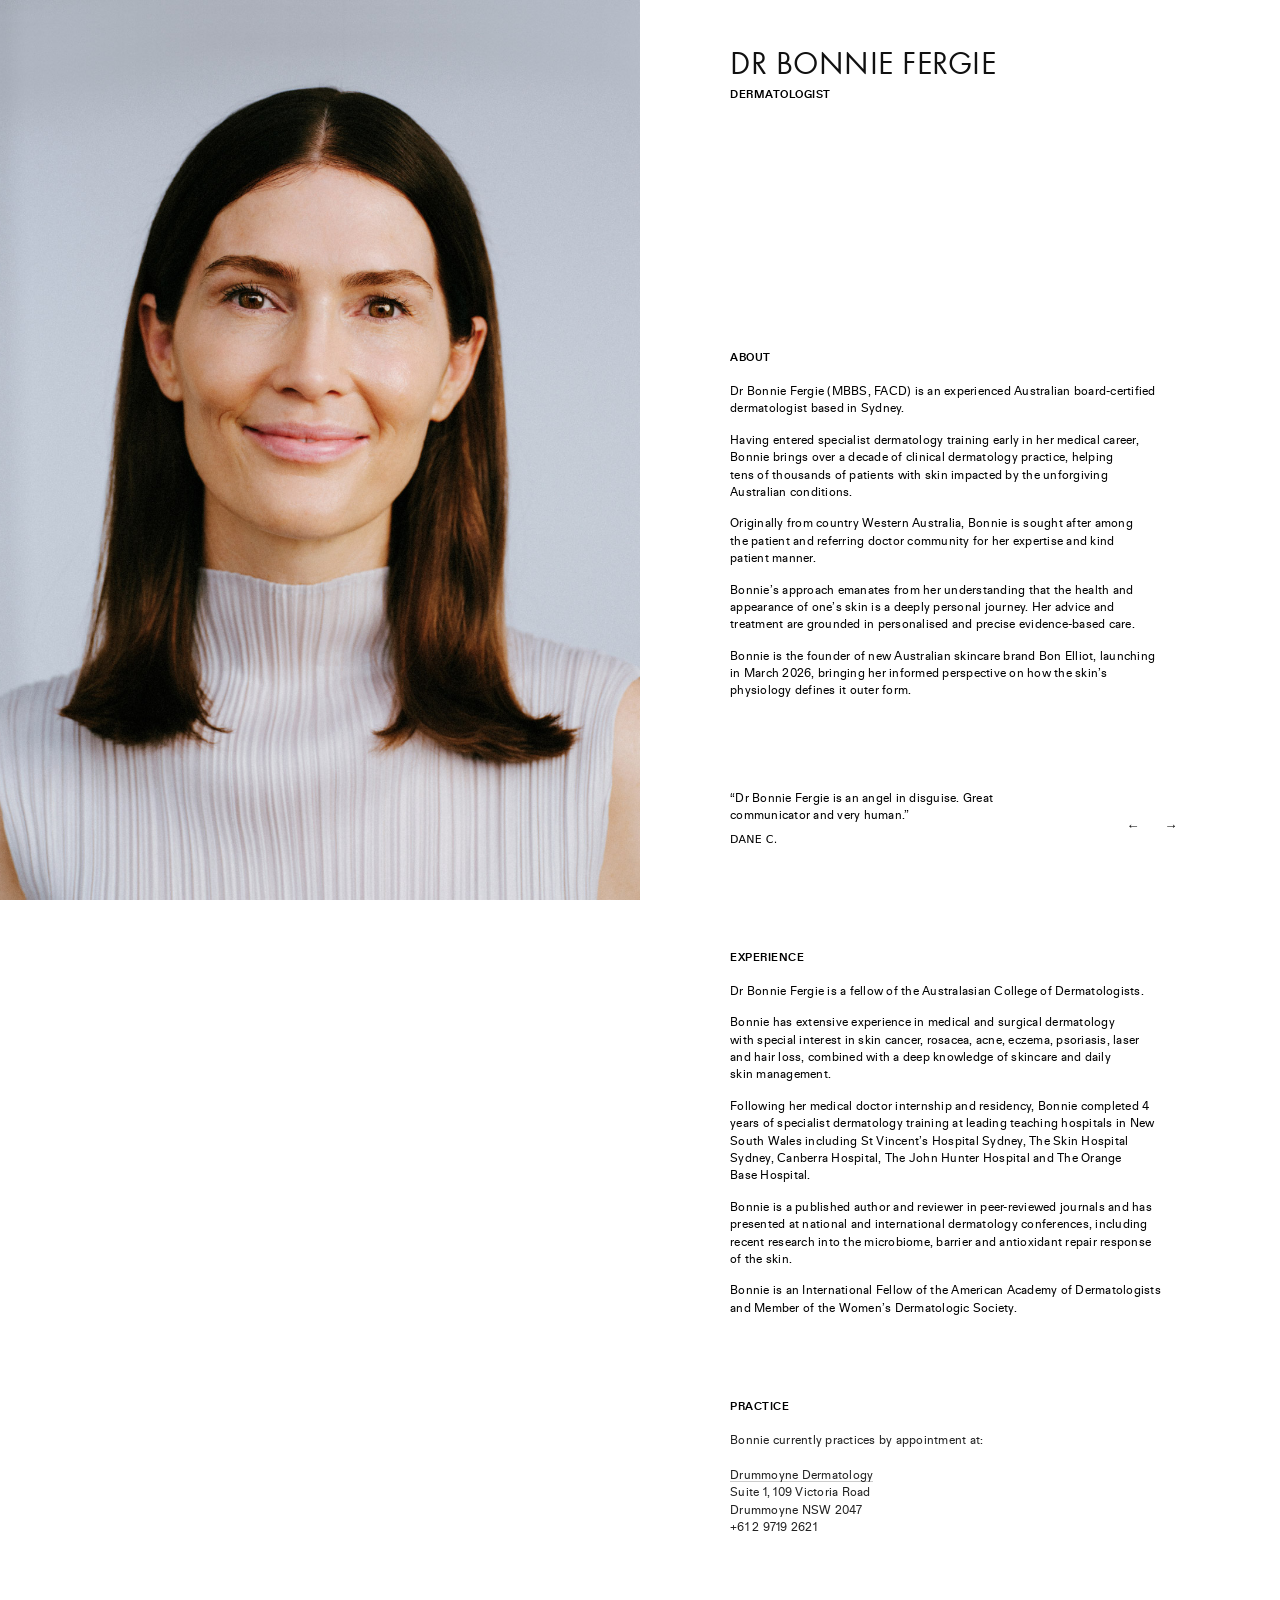
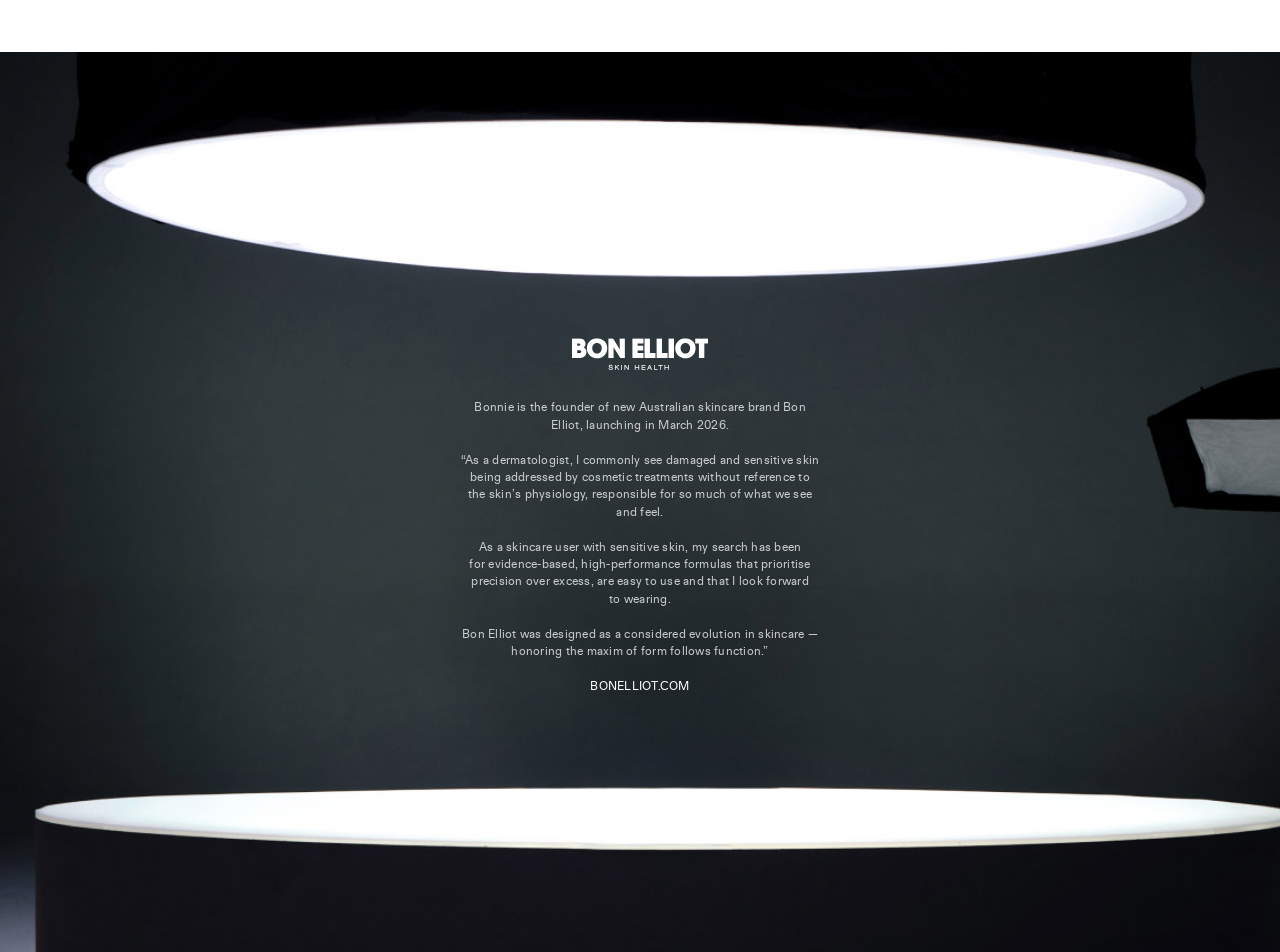
<file: index.html>
<!doctype html>
<html lang="en">
<head>
	<!-- Google tag (gtag.js) -->
	<script async src="https://www.googletagmanager.com/gtag/js?id=G-F2TNHLHMJD"></script>
	<script>
	  window.dataLayer = window.dataLayer || [];
	  function gtag(){dataLayer.push(arguments);}
	  gtag('js', new Date());

	  gtag('config', 'G-F2TNHLHMJD');
	</script>
  <meta charset="utf-8" />
  <meta name="viewport" content="width=device-width, initial-scale=1" />
  <title>Dr. Bonnie Fergie</title>

   <link rel="stylesheet" href="css/styles.css" />
   <link rel="stylesheet" href="fonts/stylesheet.css" />
   <link rel="icon" href="assets/favicon.ico" sizes="any">
  <link rel="icon" type="image/png" sizes="32x32" href="assets/favicon-32x32.png">
  <link rel="apple-touch-icon" sizes="180x180" href="assets/apple-touch-icon.png">

 
</head>

  <body>
    <!-- TOP SECTION: sticky image is constrained to this section -->
    <main class="page">
      <section class="bio">
        <div class="bio-grid">
          <aside class="bio-media">
            <!-- Use your attached image path -->
            <img src="assets/bonnie-portrait.jpg" alt="Portrait" />
          </aside>

          <article class="bio-content">
			  <div class="bio-content-inner">
            <h1>DR BONNIE FERGIE</h1>
            <div class="subtitle">DERMATOLOGIST</div>

            <h2>ABOUT</h2>
            <p>
              Dr Bonnie Fergie (MBBS, FACD) is an experienced Australian board-certified dermatologist based in Sydney.
            </p>
            <p>
              Having entered specialist dermatology training early in her medical career, Bonnie brings over a decade of clinical dermatology practice, helping tens of thousands of patients with skin impacted by the unforgiving Australian conditions.
            </p>
            <p>
              Originally from country Western Australia, Bonnie is sought after among the patient and referring doctor community for her expertise and kind patient manner.
            </p>
            <p>
              Bonnie’s approach emanates from her understanding that the health and appearance of one’s skin is a deeply personal journey. Her advice and treatment are grounded in personalised and precise evidence-based care.
            </p>
            <p>
              Bonnie is the founder of new Australian skincare brand Bon Elliot, launching in March 2026, bringing her informed perspective on how the skin’s physiology defines it outer form.
            </p>

		
			<div class="quote" aria-label="Testimonials">
			  <div class="quote-row">
			    

			    <div class="quote-body" role="group" aria-roledescription="carousel" aria-live="polite">
			      <p class="quote-text" id="quoteText"></p>
			      <div class="byline" id="quoteByline"></div>
			    </div>
				
			    <button class="quote-arrow" type="button" data-dir="-1" aria-label="Previous quote">
			      &#8592;
			    </button>

			    <button class="quote-arrow" type="button" data-dir="1" aria-label="Next quote">
			      &#8594;
			    </button>
			  </div>

			
			</div>

            <h2>EXPERIENCE</h2>
            <p>
              Dr Bonnie Fergie is a fellow of the Australasian College of Dermatologists.
            </p>
            <p>
              Bonnie has extensive experience in medical and surgical dermatology with special interest in skin cancer, rosacea, acne, eczema, psoriasis, laser and hair loss, combined with a deep knowledge of skincare and daily skin management.
            </p>
            <p>
              Following her medical doctor internship and residency, Bonnie completed 4 years of specialist dermatology training at leading teaching hospitals in New South Wales including St Vincent’s Hospital Sydney, The Skin Hospital Sydney, Canberra Hospital, The John Hunter Hospital and The Orange Base Hospital. 
            </p>
            <p>
			  Bonnie is a published author and reviewer in peer-reviewed journals and has presented at national and international dermatology conferences, including recent research into the microbiome, barrier and antioxidant repair response of the skin.
            </p>
			
            <p>
			  Bonnie is an International Fellow of the American Academy of Dermatologists and Member of the Women’s Dermatologic Society.
            </p>

            <div class="meta">
              <h2>PRACTICE</h2>
              <p>Bonnie currently practices by appointment at: <br/> <br/>
			  <a href="#" target="_blank">Drummoyne Dermatology</a><br/>
              Suite 1, 109 Victoria Road<br/>
              Drummoyne NSW 2047<br/>
              +61 2 9719 2621</p>
            </div>
			</div>
			
          </article>
        </div>
      </section>
    </main>

    <!-- BOTTOM SECTION: when this scrolls up, it naturally pushes the sticky image away -->
	<section class="quoteHero" aria-label="Bon Elliot statement section">
	  <!-- Background image -->
	  

	  <!-- Centered content -->
	  <div class="quoteHero__content">
	    
		
			<div class="quoteHero__logo">
	      	  <img src="assets/BonElliotLockup.svg" alt="Bon Elliot — Skin Health" />
	    	</div>

	    	<p class="quoteHero__lead">
	      Bonnie is the founder of new Australian skincare brand Bon Elliot, launching in March 2026.
	           <br/><br/>
	      “As a dermatologist, I commonly see damaged and sensitive skin being addressed by cosmetic treatments without reference to the skin’s physiology, responsible for so much of what we see and feel.
		  	<br/><br/>
	        As a skincare user with sensitive skin, my search has been for evidence-based, high-performance formulas that
	        prioritise precision over excess, are easy to use and that I look forward to wearing.
	     <br/><br/>
	        Bon Elliot was designed as a considered evolution in skincare — honoring the maxim of form follows function.”
			  <br/><br/>
		  	<a href="https://bonelliot.com" target="_blank" aria-label="Bon Elliot">BONELLIOT.COM</a>	
	      	</p>
	    </div>
		

	  </div>
	</section>
	
    <script>
      // 10 quotes (edit these however you like)
      const QUOTES = [
        { text: "Dr Bonnie Fergie is an angel in disguise. Great communicator and very human.", by: "Dane C." },
        { text: "She's practical and patient, a problem solver to support your skin.", by: "Michelle T." },
        { text: "Thank you Dr Fergie, I know you've changed my life.", by: "S. S." },
        { text: "Amazingly caring and always up on the latest treatments.", by: "Sunrise E." },
        { text: "Absolutely amazing. Very patient when explaining things to me.", by: "William H." },
        { text: "I felt I was in very safe and competent hands.", by: "Brenda A." },
        { text: "Very professional and able to find effective long-term solutions.", by: "Linda L." },
        { text: "I cannot thank Dr Bonnie Fergie enough for the incredibly kind, professional and thorough treatment of my skin.", by: "Claudia P." },
        { text: "Refreshing to experience her manner and her expertise in treating my skin condition. I didn't feel like another number.", by: "P." },
  	  ];
      

      const textEl = document.getElementById("quoteText");
      const bylineEl = document.getElementById("quoteByline");
      const dotsEl = document.querySelector(".quote-dots");
      const arrows = document.querySelectorAll(".quote-arrow");

      let index = 0;

      function renderDots() {
        dotsEl.innerHTML = "";
        QUOTES.forEach((_, i) => {
          const dot = document.createElement("span");
          dot.className = "quote-dot" + (i === index ? " is-active" : "");
          dotsEl.appendChild(dot);
        });
      }

      function renderQuote() {
        const q = QUOTES[index];
        textEl.textContent = `“${q.text}”`;
        bylineEl.textContent = q.by;
        renderDots();
      }

      function move(dir) {
        index = (index + dir + QUOTES.length) % QUOTES.length;
        renderQuote();
      }

      arrows.forEach((btn) => {
        btn.addEventListener("click", () => move(parseInt(btn.dataset.dir, 10)));
      });

      // Optional: keyboard support (left/right arrows)
      document.addEventListener("keydown", (e) => {
        if (e.key === "ArrowLeft") move(-1);
        if (e.key === "ArrowRight") move(1);
      });

      renderQuote();
    </script>
  </body>
  
  
  
</html>
</file>
<file: css/styles.css>
:root {
  --page-max: 1730px;
  --gap: clamp(18px, 3.5vw, 56px);
  --text: #111;
  --muted: #6b6b6b;
  --rule: #e8e8e8;
  --bg: #ffffff;
}

/* ---------- Base ---------- */

* {
  box-sizing: border-box;
}

html,
body {
  height: 100%;
}

body {
  margin: 0;
  font-family:
    ui-sans-serif,
    system-ui,
    -apple-system,
    Segoe UI,
    Roboto,
    Helvetica,
    Arial,
    "Apple Color Emoji",
    "Segoe UI Emoji";
  color: var(--text);
  background: var(--bg);
}

/* ---------- Layout wrappers ---------- */

.page {
  max-width: var(--page-max);
  margin: 0 auto;
  padding: 0 var(--gutter);
}

/*
  Sticky boundary:
  Sticky elements stop being sticky when their parent ends.
  When the next section scrolls up, it pushes the sticky image away.
*/

.bio {
  padding: 0;
}

.bio-grid {
  display: grid;
  grid-template-columns: 50vw 1fr;
  min-height: 100vh;
}

/* ---------- Sticky media ---------- */

.bio-media {
  position: sticky;
  top: 0;
  width: 50vw;
  height: 100vh;
  overflow: hidden;
}

.bio-media img {
  width: 100%;
  height: 100%;
  display: block;
  object-fit: cover;
}

.bio-content {
  display: flex;
  align-items: center;     /* vertical centering */
  justify-content: center; /* horizontal centering */
  min-height: 100vh;       /* match viewport height */
}

.bio-content-inner {
  max-width: 460px;
  width: 100%;
  margin-top: 40px;
  margin-bottom: 110px;
}

/* ---------- Content typography ---------- */

.kicker {
  margin: 0 0 10px;
  font-size: 12px;
  letter-spacing: 0.14em;
  text-transform: uppercase;
  color: var(--muted);
}

h1 {
  margin: 0 0 6px;
  font-family: 'futura_roundregular';
  font-size: 32px;
  letter-spacing: 0.5px;
  font-weight: 100;
}

.subtitle {
  margin-bottom: 28vh;
  font-family: 'abc_diatype_unlicensed_triaBd';
  font-size: 11px;
  letter-spacing: 0.5px;
  text-transform: uppercase;
  color: #000;
}
@media (max-width: 500px) { 
	.subtitle {
	  margin-bottom: 10vh;
  }
}

h2 {
  margin: 52px 0 20px;
  font-family: 'abc_diatype_unlicensed_triaBd';
  font-size: 11px;
  letter-spacing: 0.5px;
  text-transform: uppercase;
  color: #000;
}

p {
  margin: 0 0 14px;
  font-family: 'abc_diatype_unlicensed_triaRg';
  font-size: 12px;
  line-height: 1.45;
  letter-spacing: 0.25px;
  color: #000;
  max-width: 62ch;
  text-wrap:pretty;
}

/* ---------- Quote ---------- */

/* Quote carousel styling (works with your existing .quote styles) */
.quote {
  margin: 10vh 0;
}

.quote-row {
  display: grid;
  grid-template-columns: auto 1fr auto;
  gap: 0px;
  align-items: center;
}

.quote-body {
  min-height: 72px; /* keeps layout steady while swapping */
  padding-right:100px;
}

.quote-text {
  margin: 0 0 8px;
  font-size: 12px;
  line-height: 1.45;
  letter-spacing: 0.25px;
  color: #000;
  max-width: 62ch;
  text-wrap:pretty;
}

.byline {
  font-size: 11px;
  letter-spacing: 0.25px;
  color: #000;
  text-wrap:pretty;
  text-transform: uppercase;
}

.quote-arrow {
  width: 38px;
  height: 38px;
  border: none;
  background: #fff;
  color: #111;
  cursor: pointer;
  display: grid;
  place-items: center;
  line-height: 1;
  user-select: none;
}

.quote-arrow:hover {
  border-color: #cfcfcf;
}

.quote-arrow:active {
  transform: translateY(1px);
}

.quote-arrow:focus-visible {
  outline: 2px solid #111;
  outline-offset: 3px;
}

.quote-dots {
  margin-top: 14px;
  display: flex;
  gap: 6px;
  justify-content: center;
}

.quote-dot {
  width: 6px;
  height: 6px;
  border-radius: 999px;
  background: #d7d7d7;
}

.quote-dot.is-active {
  background: #111;
}

/* ---------- Meta ---------- */

.meta {
  margin-top: 12px;
  padding-top: 18px;
}

.meta p {
  margin: 0 0 6px;
  font-size: 12px;
  color: #222;
}

.meta a {
  color: inherit;
  text-decoration: none;
  border-bottom: 1px solid #ccc;
}

.meta a:hover {
  border-bottom-color: #111;
}

/* ---------- Responsive (Bio) ---------- */

@media (max-width: 900px) {
  .bio-grid {
    grid-template-columns: 1fr;
  }

  .bio-media {
    position: relative;
    width: 100%;
    height: auto;
  }

  .bio-media img {
    height: 70vh;
  }
}

@media (max-width: 500px) {
	
	.bio-content-inner {
		margin-top:20px;
	}

  .bio-media {
    height: 500px;
  }

  .bio-media img {
    height: 60vh;
  }
}

/* ---------- Quote Hero ---------- */

.quoteHero {
	background: url("../assets/bottom_bg.jpg") center / cover no-repeat;
	  position: relative;
	  height: 100vh;
}



/* Centered overlay */

.quoteHero__content {
  position: absolute;
  top: 53%;
  left: 50%;
  transform: translate(-50%, -50%);
  z-index: 1;
  text-align: center;
  color: rgba(255, 255, 255, 0.88);
}

.quoteHero__logo {
}

.quoteHero__logo img {
  height: 32px;
  width: auto;
  display: inline-block;
}

.quoteHero__lead {
  margin: 25px 0 25px;
  font-size: 12px;
  line-height: 1.45;
  color: rgba(255, 255, 255, 0.75);
}

p.quoteHero__lead  {
	max-width:52ch;
}

.quoteHero__quote {
  width: min(560px, 92vw);
  font-size: 12px;
  line-height: 1.45;
  letter-spacing: 0.25px;
  color: rgba(255, 255, 255, 0.82);
}

.quoteHero__quote p {
  margin: 0 0 14px;
}

.quoteHero__url {
  margin-top: 22px;
  font-size: 11px;
  letter-spacing: 0.2em;
  color: rgba(255, 255, 255, 0.8);
}

a {
	color: #fff;
	text-decoration: none;
}

/* ---------- Quote Hero Responsive ---------- */



@media (max-width: 520px) {
  .quoteHero__logo img {
    height: 30px;
  }

  .quoteHero__quote {
    font-size: 12px;
  }
  
  .quoteHero__content {
	  width:300px;
  }

  .bio-content {
	  margin: 0px 20px;
  }
  
  .quoteHero {
  		background: url("../assets/bottom_bg_MOBILE.jpg") center / cover no-repeat;
  	  position: relative;
  	  height: 100vh;
  }
}
</file>
<file: fonts/stylesheet.css>
@font-face {
    font-family: 'futura_roundregular';
    src: url('futura_round-webfont.woff2') format('woff2'),
         url('futura_round-webfont.woff') format('woff');
    font-weight: normal;
    font-style: normal;
}

@font-face {
    font-family: 'abc_diatype_unlicensed_triaRg';
    src: url('abcdiatype-regular-trial-webfont.woff2') format('woff2'),
         url('abcdiatype-regular-trial-webfont.woff') format('woff');
    font-weight: normal;
    font-style: normal;
}

@font-face {
    font-family: 'abc_diatype_unlicensed_triaBd';
    src: url('abcdiatype-bold-trial-webfont.woff2') format('woff2'),
         url('abcdiatype-bold-trial-webfont.woff') format('woff');
    font-weight: normal;
    font-style: normal;
}
</file>
